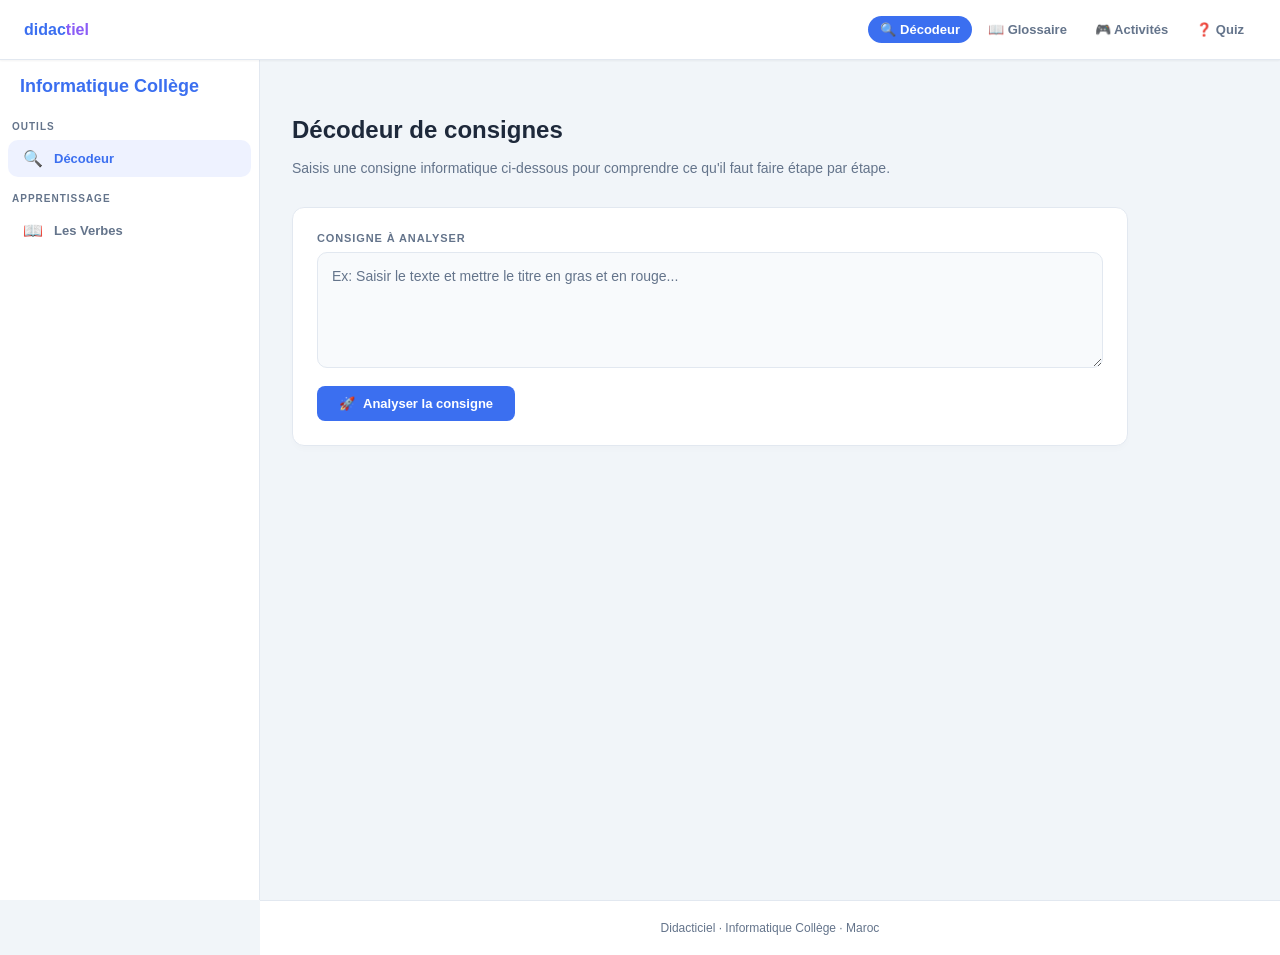
<file: index.html>
<!DOCTYPE html>
<html lang="fr">
<head>
  <meta charset="UTF-8">
  <meta name="viewport" content="width=device-width, initial-scale=1.0">
  <title>Décodeur de consignes</title>
  <style>
    /* ── Variables & Reset ── */
    :root {
      --sidebar-w: 260px;
      --topbar-h: 60px;
      --surface: #ffffff;
      --surface2: #f8fafc;
      --border: #e2e8f0;
      --text: #1e293b;
      --muted: #64748b;
      --accent: #3b6ff0;
      --accent-light: #eef2ff;
      --accent-dark: #1d4ed8;
      --radius: 12px;
      --font: -apple-system, BlinkMacSystemFont, "Segoe UI", Roboto, Helvetica, Arial, sans-serif;
      --accent2: #8b5cf6;
      --font-ar: 'Segoe UI', Tahoma, Geneva, Verdana, sans-serif;
    }

    * { box-sizing: border-box; }
    
    body {
      margin: 0;
      font-family: var(--font);
      background-color: #f1f5f9;
      color: var(--text);
      overflow-x: hidden; 
    }

    /* ── TOP NAVBAR ─────────────────────────────── */
    .topbar {
      position: fixed;
      top: 0; left: 0; right: 0;
      height: var(--topbar-h);
      background: var(--surface);
      border-bottom: 1px solid var(--border);
      display: flex;
      align-items: center;
      padding: 0 24px;
      z-index: 110;
      box-shadow: 0 1px 2px 0 rgba(0, 0, 0, 0.05);
    }

    /* ── nav.js injected <nav> styles ── */
    nav:not(.sidebar) {
      display: flex;
      align-items: center;
      gap: 20px;
      width: 100%;
      height: 100%;
    }
    nav:not(.sidebar) .nav-brand {
      font-size: 16px;
      font-weight: 700;
      color: var(--accent);
      text-decoration: none;
    }
    nav:not(.sidebar) .nav-brand span {
      color: var(--accent2);
    }
    nav:not(.sidebar) .nav-links {
      display: flex;
      gap: 4px;
      margin-left: auto;
    }
    nav:not(.sidebar) .nav-links a {
      text-decoration: none;
      font-size: 13px;
      font-weight: 600;
      color: var(--muted);
      padding: 6px 12px;
      border-radius: 8px;
      transition: color .15s, background .15s;
    }
    nav:not(.sidebar) .nav-links a:hover {
      color: var(--accent);
      background: var(--accent-light);
    }
    nav:not(.sidebar) .nav-links a.active {
      color: #fff;
      background: var(--accent);
      border-radius: 20px;
    }

    /* ── SIDEBAR (LEFT) ─────────────────────────────── */
    .sidebar {
      width: var(--sidebar-w);
      background: var(--surface);
      border-right: 1px solid var(--border);
      display: flex;
      flex-direction: column;
      position: fixed;
      top: var(--topbar-h); 
      left: 0; 
      bottom: 0;
      z-index: 100;
      overflow-y: auto;
    }

    .sidebar-header {
      padding: 16px 20px 10px;
    }

    .nav-section {
      padding: 14px 12px 6px;
      font-size: 10px; font-weight: 700; color: var(--muted);
      text-transform: uppercase; letter-spacing: .1em;
    }
    .nav-item {
      display: flex; align-items: center; gap: 10px;
      padding: 9px 14px; margin: 2px 8px; border-radius: 10px;
      font-size: 13px; font-weight: 600; color: var(--muted);
      cursor: pointer; transition: background .15s, color .15s;
      border: none; background: none;
      width: calc(100% - 16px); text-align: left; font-family: var(--font);
    }
    .nav-item .ni-icon { font-size: 16px; width: 22px; text-align: center; flex-shrink: 0; }
    .nav-item:hover { background: var(--accent-light); color: var(--accent); }
    .nav-item.active { background: var(--accent-light); color: var(--accent); }
    .nav-item.active .ni-label { font-weight: 700; }

    /* verbe sub-items */
    .nav-verbes { overflow: hidden; transition: max-height .4s ease; max-height: 0; }
    .nav-verbes.open { max-height: 800px; }
    .nav-verbe-item {
      display: flex; align-items: center; gap: 8px;
      padding: 7px 14px 7px 46px; margin: 1px 8px; border-radius: 8px;
      font-size: 12px; color: var(--muted); cursor: pointer;
      transition: background .15s, color .15s;
      border: none; background: none;
      width: calc(100% - 16px); text-align: left; font-family: var(--font);
    }
    .nav-verbe-item:hover { background: var(--accent-light); color: var(--accent); }
    .nav-verbe-item.active { background: var(--accent-light); color: var(--accent); font-weight: 600; }

    /* hamburger */
    .hamburger {
      display: none; position: fixed; top: 14px; left: 14px; z-index: 200;
      background: var(--surface); border: 1px solid var(--border);
      border-radius: 8px; padding: 8px; cursor: pointer; flex-direction: column; gap: 4px;
    }
    .hamburger span { width: 18px; height: 2px; background: var(--text); border-radius: 2px; display: block; }

    @media(max-width: 768px){
      .topbar { padding-left: 70px; }
      .sidebar { transform: translateX(-100%); transition: transform .25s; top: var(--topbar-h); }
      .sidebar.open { transform: translateX(0); }
      .main-wrap { margin-left: 0 !important; padding: 20px 16px !important; max-width: 100% !important; margin-top: var(--topbar-h) !important; }
      .hamburger { display: flex; }
      nav:not(.sidebar) .nav-links { display: none; }
    }

    /* ── Page layout ── */
    main.main-wrap {
      margin-left: var(--sidebar-w);
      margin-top: var(--topbar-h);
      flex: 1;
      max-width: 900px;
      padding: 40px 32px;
      min-height: calc(100vh - var(--topbar-h));
      position: relative;
    }

    /* ── Footer (injected by nav.js) ── */
    footer {
      margin-left: var(--sidebar-w);
      padding: 20px 32px;
      text-align: center;
      font-size: 12px;
      color: var(--muted);
      border-top: 1px solid var(--border);
      background: var(--surface);
    }
    @media(max-width: 768px){
      footer { margin-left: 0; }
    }

    /* ── Views ── */
    .view { display: none; }
    .view.active { display: block; animation: fadeUp .3s ease both; }
    @keyframes fadeUp { from { opacity:0; transform:translateY(10px); } to { opacity:1; transform:translateY(0); } }

    /* ── Page header ── */
    .page-header { margin-bottom: 28px; }
    .page-header h1 { font-size: 24px; font-weight: 700; margin-bottom: 6px; }

    h1 { font-size: 22px; font-weight: 700; margin-bottom: 6px; font-family: var(--font); }
    .subtitle { font-size: 14px; color: var(--muted); margin-bottom: 26px; font-family: var(--font); line-height: 1.5; }

    /* ── Shared card ── */
    .card {
      background: var(--surface);
      border: 1.5px solid var(--border);
      border-radius: var(--radius);
      padding: 24px;
      margin-bottom: 18px;
      box-shadow: 0 4px 6px -1px rgba(0,0,0,0.02);
    }

    label.lbl {
      display: block; font-size: 11px; font-weight: 700; color: var(--muted);
      text-transform: uppercase; letter-spacing: .08em; margin-bottom: 8px;
    }

    textarea {
      width: 100%; padding: 12px 14px; font-size: 14px;
      font-family: var(--font); border: 1.5px solid var(--border);
      border-radius: 10px; resize: vertical; background: var(--surface2);
      color: var(--text); outline: none; line-height: 1.6;
      transition: border-color .18s, box-shadow .18s;
    }
    textarea:focus {
      border-color: var(--accent);
      box-shadow: 0 0 0 3px rgba(59,111,240,.1);
      background: var(--surface);
    }
    textarea::placeholder { color: var(--muted); }

    .btn-row { display: flex; align-items: center; gap: 14px; margin-top: 14px; }

    button.primary {
      padding: 10px 22px; background: var(--accent); color: #fff;
      border: none; border-radius: 8px; font-size: 13px; font-weight: 700;
      cursor: pointer; display: flex; align-items: center; gap: 8px;
      font-family: var(--font);
      transition: background .18s, transform .12s;
    }
    button.primary:hover:not(:disabled) { background: var(--accent-dark); transform: translateY(-1px); }
    button.primary:disabled { background: var(--border); color: var(--muted); cursor: not-allowed; }

    .loading { display: none; align-items: center; gap: 8px; font-size: 13px; color: var(--muted); font-style: italic; }
    .spinner { width: 15px; height: 15px; border: 2px solid var(--border); border-top-color: var(--accent); border-radius: 50%; animation: spin .7s linear infinite; }
    @keyframes spin { to { transform: rotate(360deg); } }

    /* ── Result sections ── */
    .section {
      animation: fadeUp .3s ease both;
      background: var(--surface);
      border: 1.5px solid var(--border);
      border-radius: var(--radius);
      padding: 20px 24px;
      margin-bottom: 14px;
    }
    .section-header { display: flex; align-items: center; gap: 10px; margin-bottom: 14px; }
    .section-icon {
      width: 30px; height: 30px; border-radius: 8px;
      display: flex; align-items: center; justify-content: center;
      font-size: 15px; flex-shrink: 0;
    }
    .section h2 { font-size: 12px; font-weight: 700; text-transform: uppercase; letter-spacing: .08em; color: var(--muted); }

    .verbes-grid { display: flex; flex-wrap: wrap; gap: 10px; }
    .verbe-chip {
      background: var(--surface2); border: 1.5px solid var(--border);
      border-radius: 10px; padding: 10px 14px; font-size: 13px;
    }
    .verbe-chip strong { color: var(--accent); font-weight: 700; }
    .verbe-chip .action { font-size: 12px; color: var(--text); margin-top: 4px; font-style: italic; }
    .verbe-chip .ar { direction: rtl; font-family: var(--font-ar); font-size: 14px; color: var(--muted); margin-top: 4px; line-height: 1.9; }

    .checklist { list-style: none; display: flex; flex-direction: column; gap: 10px; padding: 0; }
    .checklist li { display: flex; align-items: flex-start; gap: 10px; }
    .checklist input[type="checkbox"] { margin-top: 5px; width: 15px; height: 15px; accent-color: var(--accent); cursor: pointer; flex-shrink: 0; }
    .checklist label { display: flex; flex-direction: column; gap: 3px; flex: 1; }
    .step-fr { font-size: 14px; color: var(--text); line-height: 1.6; }
    .step-ar { direction: rtl; text-align: right; font-family: var(--font-ar); font-size: 13px; color: var(--muted); line-height: 1.9; background: var(--surface2); border-radius: 6px; padding: 2px 8px; border-right: 3px solid var(--accent); }
    .objectif-ar { direction: rtl; text-align: right; font-family: var(--font-ar); font-size: 15px; color: var(--muted); line-height: 1.9; margin-top: 6px; padding-top: 8px; border-top: 1px solid var(--border); }

    .hors-sujet-card {
      display: flex; align-items: flex-start; gap: 16px;
      background: #fff7ed; border: 1.5px solid #fed7aa;
      border-radius: var(--radius); padding: 24px;
    }
    .hors-sujet-icon { font-size: 32px; flex-shrink: 0; }
    .hors-sujet-content { display: flex; flex-direction: column; gap: 10px; }
    .hors-sujet-fr { font-size: 14px; color: #92400e; font-weight: 600; margin: 0; line-height: 1.6; }
    .hors-sujet-ar { direction: rtl; text-align: right; font-family: var(--font-ar); font-size: 16px; color: #92400e; margin: 0; line-height: 2; background: #fef3c7; border-radius: 8px; padding: 8px 12px; }

    .arabic-block {
      direction: rtl; text-align: right;
      font-size: 18px; color: var(--text); line-height: 2.1;
      background: linear-gradient(135deg, #f8f3ff 0%, #f0e8fe 100%);
      border: 1px solid #ddd6fe; border-radius: 10px; padding: 14px 16px;
    }
    .tip-block {
      background: #fff9db; border: 1px solid #fab005; border-radius: 10px; padding: 14px 16px; font-size: 14px; color: #856404;
    }
    .error-msg { background: #fff0f0; border: 1px solid #ffc0c0; border-radius: 10px; padding: 14px 18px; color: #c0392b; font-size: 14px; }

    /* ── Sidebar Nav ── */
    .sidebar-nav { flex: 1; }

  </style>
</head>
<body>

  <div class="hamburger" onclick="document.querySelector('.sidebar').classList.toggle('open')">
    <span></span><span></span><span></span>
  </div>

  <div class="topbar">
    <!-- nav.js will inject links here -->
  </div>

  <aside class="sidebar">
    <div class="sidebar-header">
      <div style="font-size: 18px; font-weight: 800; color: var(--accent)">Informatique <span>Collège</span></div>
    </div>
    
    <div class="sidebar-nav">
      <div class="nav-section">Outils</div>
      <button class="nav-item active" id="nav-decoder" onclick="showView('decoder')">
        <span class="ni-icon">🔍</span><span class="ni-label">Décodeur</span>
      </button>

      <div class="nav-section">Apprentissage</div>
      <button class="nav-item" id="nav-learn" onclick="toggleLearnMenu()">
        <span class="ni-icon">📖</span><span class="ni-label">Les Verbes</span>
      </button>
      <div class="nav-verbes" id="nav-verbes">
        <!-- Injected via JS -->
      </div>
    </div>
  </aside>

  <main class="main-wrap">
    
    <!-- VIEW: DECODER -->
    <div id="view-decoder" class="view active">
      <div class="page-header">
        <h1>Décodeur de consignes</h1>
        <p class="subtitle">Saisis une consigne informatique ci-dessous pour comprendre ce qu'il faut faire étape par étape.</p>
      </div>

      <div class="card">
        <label class="lbl">Consigne à analyser</label>
        <textarea id="consigne" rows="4" placeholder="Ex: Saisir le texte et mettre le titre en gras et en rouge..."></textarea>
        
        <div id="traduction-inline" style="display:none; margin-top: 12px;">
          <label class="lbl" style="margin-bottom: 6px;">Traduction de la consigne</label>
          <p id="traduction-inline-text" class="arabic-block" style="margin: 0;"></p>
        </div>

        <div class="btn-row">
          <button id="btn" class="primary" onclick="decoder()">
            <span>🚀</span> Analyser la consigne
          </button>
          <div id="loading" class="loading">
            <div class="spinner"></div> Analyse en cours...
          </div>
        </div>
      </div>

      <div id="result"></div>
    </div>

    <!-- VIEW: LEARN LIST -->
    <div id="view-learn-list" class="view">
      <h1>Dictionnaire des verbes</h1>
      <p class="subtitle">Apprends la signification des verbes d'action utilisés en informatique.</p>
      <div id="verbe-list-grid" class="verbe-list-grid" style="display: grid; grid-template-columns: repeat(auto-fill, minmax(200px, 1fr)); gap: 16px;">
        <!-- Injected via JS -->
      </div>
    </div>

    <!-- VIEW: VERBE DETAIL -->
    <div id="view-verbe-detail" class="view">
      <div id="vd-breadcrumb" style="font-size: 12px; color: var(--muted); margin-bottom: 12px;"></div>
      <div id="vd-hero" class="card" style="color: #fff; padding: 32px; position: relative; overflow: hidden;">
        <!-- Injected via JS -->
      </div>
      
      <div class="section">
        <div class="section-header"><h2>Exemple</h2></div>
        <p id="vd-exemple" style="font-style: italic; color: var(--muted);"></p>
      </div>

      <div class="section">
        <div class="section-header"><h2>Petit Test</h2></div>
        <p id="vd-ex-question" style="font-weight: 600; margin-bottom: 16px;"></p>
        <div id="vd-ex-body"></div>
        <div id="vd-feedback" style="display: none;"></div>
        <div class="btn-row">
          <button id="vd-check-btn" class="primary" onclick="checkExercise()">Vérifier</button>
          <button id="vd-retry-btn" class="primary" style="display: none; background: var(--muted);" onclick="retryExercise()">Réessayer</button>
        </div>
      </div>
    </div>

  </main>
  <script src="verbes-data.js"></script>
  <script>
/* ── Données des verbes ──────────────────────────────── */
// window.VERBES_DATA = [
//   {
//     id: 'saisir', verbe: 'Saisir', emoji: '⌨️', couleur: '#3b82f6',
//     definition: 'Écrire du texte ou des nombres à l\'aide du clavier.',
//     traduction: 'كتابة / إدخال',
//     exemple: 'Saisis ton nom et ton prénom dans le formulaire.',
//     exercice: {
//       type: 'qcm', question: 'Quel outil utilises-tu pour "Saisir" ?',
//       choix: [
//         { texte: 'La souris', correct: false },
//         { texte: 'Le clavier', correct: true },
//         { texte: 'L\'imprimante', correct: false }
//       ],
//       explication: 'Saisir signifie entrer des données via le clavier.'
//     }
//   },
//   {
//     id: 'classer', verbe: 'Classer', emoji: '📁', couleur: '#10b981',
//     definition: 'Ranger des fichiers ou des dossiers dans un ordre précis.',
//     traduction: 'تصنيف',
//     exemple: 'Classe ces fichiers par ordre alphabétique.',
//     exercice: {
//       type: 'qcm', question: 'Classer des fichiers permet de :',
//       choix: [
//         { texte: 'Mettre en ordre selon des critères', correct: true },
//         { texte: 'Supprimer les documents inutiles', correct: false },
//         { texte: 'Lire un document', correct: false }
//       ],
//       explication: 'Classer signifie organiser, ranger selon un ordre logique.'
//     }
//   },
//   {
//     id: 'creer', verbe: 'Créer', emoji: '✨', couleur: '#f59e0b',
//     definition: 'Donner naissance à quelque chose de nouveau qui n\'existait pas.',
//     traduction: 'إنشاء',
//     exemple: 'Crée un nouveau dossier nommé "Images".',
//     exercice: {
//       type: 'qcm', question: 'Si on te demande de "Créer" un fichier, tu dois :',
//       choix: [
//         { texte: 'Ouvrir un fichier existant', correct: false },
//         { texte: 'Fabriquer un nouveau fichier', correct: true },
//         { texte: 'Déplacer le fichier', correct: false }
//       ],
//       explication: 'Créer implique l\'apparition d\'un nouvel élément.'
//     }
//   }
// ];

/* ── Navigation ──────────────────────────────────────── */
function showView(id) {
  document.querySelectorAll('.view').forEach(v => v.classList.remove('active'));
  document.getElementById('view-' + id).classList.add('active');
  
  document.querySelectorAll('.nav-item').forEach(n => n.classList.remove('active'));
  if (id === 'decoder') document.getElementById('nav-decoder').classList.add('active');
  if (id.startsWith('learn') || id.startsWith('verbe')) document.getElementById('nav-learn').classList.add('active');
  
  document.querySelector('.sidebar').classList.remove('open');
}

function toggleLearnMenu() {
  const sub = document.getElementById('nav-verbes');
  sub.classList.toggle('open');
  if (!document.getElementById('view-learn-list').classList.contains('active') && !document.getElementById('view-verbe-detail').classList.contains('active')) {
    showView('learn-list');
  }
}

/* ── Build Sidebar & Grid ─────────────────────────────── */
function buildVerbeNav() {
  const container = document.getElementById('nav-verbes');
  const grid = document.getElementById('verbe-list-grid');
  if (!container || !grid) return;
  container.innerHTML = '';
  grid.innerHTML = '';

  window.VERBES_DATA.forEach(v => {
    // Sidebar Item
    const btn = document.createElement('button');
    btn.className = 'nav-verbe-item';
    btn.id = 'nav-verbe-' + v.id;
    btn.innerHTML = `<span>${v.emoji}</span><span>${v.verbe}</span>`;
    btn.onclick = () => openVerbe(v.id);
    container.appendChild(btn);

    // Main Grid Item
    const card = document.createElement('div');
    card.className = 'card';
    card.style.cursor = 'pointer';
    card.innerHTML = `
      <div style="font-size: 24px; margin-bottom: 8px;">${v.emoji}</div>
      <div style="font-weight: 700; color: var(--accent);">${v.verbe}</div>
      <div style="font-size: 12px; color: var(--muted); margin: 4px 0;">${v.definition}</div>
      <div style="direction: rtl; font-family: var(--font-ar); color: var(--muted);">${v.traduction}</div>`;
    card.onclick = () => openVerbe(v.id);
    grid.appendChild(card);
  });
}

/* ── Open Verbe Detail ─────────────────────────────────── */
let currentVerbe = null;

function openVerbe(id) {
  currentVerbe = window.VERBES_DATA.find(v => v.id === id);
  if (!currentVerbe) return;
  const v = currentVerbe;

  document.getElementById('vd-breadcrumb').textContent = `Verbes › ${v.verbe}`;

  const hero = document.getElementById('vd-hero');
  hero.style.background = `linear-gradient(135deg, ${v.couleur}dd, ${v.couleur}99)`;
  hero.innerHTML = `
    <div style="font-size: 12px; opacity: 0.8; margin-bottom: 8px;">Découverte</div>
    <div style="font-size: 28px; font-weight: 800;">${v.emoji} ${v.verbe}</div>
    <div style="font-size: 16px; margin-top: 8px;">${v.definition}</div>
    <div style="direction: rtl; font-family: var(--font-ar); font-size: 20px; margin-top: 12px;">${v.traduction}</div>`;

  document.getElementById('vd-exemple').textContent = v.exemple;
  document.getElementById('vd-ex-question').textContent = v.exercice.question;
  
  renderExercise(v.exercice);
  resetFeedback();
  
  document.querySelectorAll('.nav-verbe-item').forEach(b => b.classList.remove('active'));
  const nb = document.getElementById('nav-verbe-' + id);
  if (nb) nb.classList.add('active');
  
  document.getElementById('nav-verbes').classList.add('open');
  showView('verbe-detail');
}

/* ── Exercise Renderer ───────────────────────────────── */
function renderExercise(ex) {
  const body = document.getElementById('vd-ex-body');
  body.innerHTML = '';
  document.getElementById('vd-check-btn').disabled = false;
  document.getElementById('vd-check-btn').style.display = '';
  document.getElementById('vd-retry-btn').style.display = 'none';

  if (ex.type === 'qcm') {
    const wrap = document.createElement('div');
    wrap.style.cssText = 'display:flex;flex-direction:column;gap:8px;';
    ex.choix.forEach((c, i) => {
      const opt = document.createElement('div');
      opt.style.cssText = 'padding:12px;border:1.5px solid var(--border);border-radius:8px;cursor:pointer;display:flex;align-items:center;gap:10px;';
      opt.dataset.index = i;
      if (ex.multiple) {
        opt.innerHTML = `<span style="width:18px;height:18px;border:2px solid var(--border);border-radius:4px;display:inline-block;flex-shrink:0;" class="chk-box"></span><span>${c.texte}</span>`;
        opt.onclick = () => {
          opt.classList.toggle('selected');
          const box = opt.querySelector('.chk-box');
          if (opt.classList.contains('selected')) {
            opt.style.background = 'var(--accent-light)';
            opt.style.borderColor = 'var(--accent)';
            box.style.background = 'var(--accent)';
            box.style.borderColor = 'var(--accent)';
            box.innerHTML = '<svg width="12" height="12" viewBox="0 0 12 12"><polyline points="2,6 5,9 10,3" stroke="white" stroke-width="2" fill="none" stroke-linecap="round"/></svg>';
          } else {
            opt.style.background = '';
            opt.style.borderColor = 'var(--border)';
            box.style.background = '';
            box.style.borderColor = 'var(--border)';
            box.innerHTML = '';
          }
        };
      } else {
        opt.innerHTML = `<span style="width:18px;height:18px;border:2px solid var(--border);border-radius:50%;display:inline-block;flex-shrink:0;" class="chk-box"></span><span>${c.texte}</span>`;
        opt.onclick = () => {
          wrap.querySelectorAll('div').forEach(o => {
            o.style.background = '';
            o.style.borderColor = 'var(--border)';
            o.classList.remove('selected');
            const b = o.querySelector('.chk-box');
            if (b) { b.style.background = ''; b.style.borderColor = 'var(--border)'; b.innerHTML = ''; }
          });
          opt.style.background = 'var(--accent-light)';
          opt.style.borderColor = 'var(--accent)';
          opt.classList.add('selected');
          const box = opt.querySelector('.chk-box');
          box.style.background = 'var(--accent)';
          box.style.borderColor = 'var(--accent)';
          box.innerHTML = '<svg width="10" height="10" viewBox="0 0 10 10"><circle cx="5" cy="5" r="3" fill="white"/></svg>';
        };
      }
      wrap.appendChild(opt);
    });
    body.appendChild(wrap);

  } else if (ex.type === 'cloze') {
    // Show the phrase with a dropdown in place of ____
    const phraseEl = document.createElement('p');
    phraseEl.style.cssText = 'font-size:15px;line-height:2;margin-bottom:14px;';
    // Split on ____ to find the blank position
    const parts = ex.phrase.split('____');
    const select = document.createElement('select');
    select.id = 'cloze-select';
    select.style.cssText = 'font-size:14px;padding:4px 8px;border:1.5px solid var(--accent);border-radius:6px;background:var(--accent-light);color:var(--accent);font-weight:700;cursor:pointer;margin:0 4px;font-family:var(--font);';
    const blank = document.createElement('option');
    blank.value = '';
    blank.textContent = '— choisir —';
    select.appendChild(blank);
    ex.choix.forEach(ch => {
      const o = document.createElement('option');
      o.value = ch;
      o.textContent = ch;
      select.appendChild(o);
    });
    phraseEl.append(parts[0] || '');
    phraseEl.append(select);
    phraseEl.append(parts[1] || '');
    body.appendChild(phraseEl);

  } else if (ex.type === 'relier') {
    // Matching exercise — click left then click right to form a pair
    body.innerHTML = `
      <p style="font-size:12px;color:var(--muted);margin-bottom:12px;">Clique sur un élément à gauche, puis sur sa correspondance à droite.</p>
      <div id="relier-wrap" style="display:grid;grid-template-columns:1fr 1fr;gap:10px;"></div>
      <div id="relier-pairs" style="margin-top:12px;display:flex;flex-direction:column;gap:6px;"></div>`;
    const wrap = document.getElementById('relier-wrap');

    const leftSel = { el: null, idx: null };
    const userPairs = []; // [{l, r}]

    function renderItems() {
      wrap.innerHTML = '';
      // Left column
      const leftCol = document.createElement('div');
      leftCol.style.cssText = 'display:flex;flex-direction:column;gap:8px;';
      ex.gauche.forEach((txt, i) => {
        const alreadyPaired = userPairs.some(p => p.l === i);
        const btn = document.createElement('button');
        btn.dataset.side = 'left';
        btn.dataset.idx = i;
        btn.textContent = txt;
        btn.style.cssText = `padding:10px 12px;border:1.5px solid ${alreadyPaired ? '#a3e635' : 'var(--border)'};border-radius:8px;background:${alreadyPaired ? '#f7fee7' : 'var(--surface2)'};cursor:${alreadyPaired ? 'default' : 'pointer'};font-size:13px;text-align:left;font-family:var(--font);color:var(--text);`;
        if (!alreadyPaired) {
          btn.onclick = () => {
            wrap.querySelectorAll('[data-side=left]').forEach(b => { b.style.borderColor = 'var(--border)'; b.style.background = 'var(--surface2)'; });
            btn.style.borderColor = 'var(--accent)';
            btn.style.background = 'var(--accent-light)';
            leftSel.el = btn;
            leftSel.idx = i;
          };
        }
        leftCol.appendChild(btn);
      });

      // Right column
      const rightCol = document.createElement('div');
      rightCol.style.cssText = 'display:flex;flex-direction:column;gap:8px;';
      ex.droite.forEach((txt, j) => {
        const alreadyPaired = userPairs.some(p => p.r === j);
        const btn = document.createElement('button');
        btn.dataset.side = 'right';
        btn.dataset.idx = j;
        btn.textContent = txt;
        btn.style.cssText = `padding:10px 12px;border:1.5px solid ${alreadyPaired ? '#a3e635' : 'var(--border)'};border-radius:8px;background:${alreadyPaired ? '#f7fee7' : 'var(--surface2)'};cursor:${alreadyPaired ? 'default' : 'pointer'};font-size:13px;text-align:left;font-family:var(--font);color:var(--text);`;
        if (!alreadyPaired) {
          btn.onclick = () => {
            if (leftSel.idx === null) return;
            userPairs.push({ l: leftSel.idx, r: j });
            leftSel.el = null;
            leftSel.idx = null;
            renderItems();
            renderPairsLog();
          };
        }
        rightCol.appendChild(btn);
      });

      wrap.appendChild(leftCol);
      wrap.appendChild(rightCol);
    }

    function renderPairsLog() {
      const log = document.getElementById('relier-pairs');
      log.innerHTML = userPairs.map(p =>
        `<div style="display:flex;align-items:center;gap:8px;font-size:13px;background:var(--surface2);border-radius:6px;padding:6px 10px;">
          <span style="color:var(--accent);font-weight:600;">${ex.gauche[p.l]}</span>
          <span style="color:var(--muted);">↔</span>
          <span style="color:var(--accent);font-weight:600;">${ex.droite[p.r]}</span>
          <button onclick="removePair(${p.l})" style="margin-left:auto;border:none;background:none;cursor:pointer;color:var(--muted);font-size:16px;">✕</button>
        </div>`
      ).join('');
    }

    window.removePair = (lIdx) => {
      const i = userPairs.findIndex(p => p.l === lIdx);
      if (i !== -1) userPairs.splice(i, 1);
      renderItems();
      renderPairsLog();
    };

    // Store reference for checkExercise
    body._getUserPairs = () => userPairs;
    body._correctPairs = ex.paires; // [[l,r],...]
    renderItems();

  } else if (ex.type === 'trier') {
    // Drag-or-click items into categories
    body.innerHTML = `
      <p style="font-size:12px;color:var(--muted);margin-bottom:12px;">Clique sur un élément pour le placer dans la bonne catégorie.</p>
      <div id="trier-items" style="display:flex;flex-wrap:wrap;gap:8px;margin-bottom:14px;"></div>
      <div id="trier-cats" style="display:grid;grid-template-columns:repeat(${ex.categories.length},1fr);gap:12px;"></div>`;

    const itemsWrap = document.getElementById('trier-items');
    const catsWrap = document.getElementById('trier-cats');

    const placements = {}; // itemIndex -> catIndex

    function rebuildTrier() {
      itemsWrap.innerHTML = '';
      catsWrap.innerHTML = '';

      // Unplaced items
      ex.items.forEach((txt, i) => {
        if (placements[i] !== undefined) return;
        const chip = document.createElement('div');
        chip.textContent = txt;
        chip.style.cssText = 'padding:8px 14px;border:1.5px solid var(--accent);border-radius:20px;background:var(--accent-light);color:var(--accent);font-size:13px;font-weight:600;cursor:pointer;';
        chip.onclick = () => showCatPicker(i, chip);
        itemsWrap.appendChild(chip);
      });

      // Category bins
      ex.categories.forEach((catName, ci) => {
        const bin = document.createElement('div');
        bin.style.cssText = 'border:1.5px dashed var(--border);border-radius:10px;padding:12px;min-height:70px;';
        const title = document.createElement('div');
        title.style.cssText = 'font-size:11px;font-weight:700;text-transform:uppercase;color:var(--muted);margin-bottom:8px;';
        title.textContent = catName;
        bin.appendChild(title);
        // Items in this category
        Object.entries(placements).forEach(([iStr, c]) => {
          if (c !== ci) return;
          const idx = +iStr;
          const tag = document.createElement('div');
          tag.style.cssText = 'display:inline-flex;align-items:center;gap:6px;padding:5px 10px;border-radius:16px;background:#d1fae5;color:#065f46;font-size:12px;font-weight:600;margin:3px;cursor:pointer;';
          tag.innerHTML = `${ex.items[idx]} <span style="opacity:.6;">✕</span>`;
          tag.onclick = () => { delete placements[idx]; rebuildTrier(); };
          bin.appendChild(tag);
        });
        catsWrap.appendChild(bin);
      });
    }

    function showCatPicker(itemIdx, anchor) {
      // Remove any existing picker
      document.querySelectorAll('.cat-picker').forEach(p => p.remove());
      const picker = document.createElement('div');
      picker.className = 'cat-picker';
      picker.style.cssText = 'position:absolute;background:var(--surface);border:1.5px solid var(--border);border-radius:10px;box-shadow:0 4px 16px rgba(0,0,0,.12);z-index:999;padding:8px;display:flex;flex-direction:column;gap:6px;';
      ex.categories.forEach((cat, ci) => {
        const btn = document.createElement('button');
        btn.textContent = cat;
        btn.style.cssText = 'padding:8px 16px;border:1.5px solid var(--border);border-radius:8px;background:var(--surface2);cursor:pointer;font-size:13px;text-align:left;font-family:var(--font);white-space:nowrap;';
        btn.onmouseenter = () => { btn.style.background = 'var(--accent-light)'; btn.style.borderColor = 'var(--accent)'; };
        btn.onmouseleave = () => { btn.style.background = 'var(--surface2)'; btn.style.borderColor = 'var(--border)'; };
        btn.onclick = () => { placements[itemIdx] = ci; picker.remove(); rebuildTrier(); };
        picker.appendChild(btn);
      });
      anchor.style.position = 'relative';
      anchor.appendChild(picker);
    }

    body._getPlacements = () => placements;
    body._trierData = ex;
    rebuildTrier();
  }
}

function checkExercise() {
  const v = currentVerbe;
  const ex = v.exercice;
  const body = document.getElementById('vd-ex-body');
  let correct = false;
  let explication = ex.explication || '';

  if (ex.type === 'qcm') {
    if (ex.multiple) {
      const selected = [...document.querySelectorAll('#vd-ex-body .selected')];
      if (selected.length === 0) return alert("Coche au moins une réponse !");
      const selectedIdx = selected.map(s => +s.dataset.index);
      const correctIdx = ex.choix.map((c, i) => c.correct ? i : -1).filter(i => i !== -1);
      correct = selectedIdx.length === correctIdx.length && correctIdx.every(i => selectedIdx.includes(i));
      if (!explication) explication = correct ? 'Toutes les bonnes cases ont été cochées !' : `Les bonnes réponses étaient : ${correctIdx.map(i => ex.choix[i].texte).join(', ')}.`;
    } else {
      const selected = document.querySelector('#vd-ex-body .selected');
      if (!selected) return alert("Choisis une réponse !");
      const idx = +selected.dataset.index;
      correct = ex.choix[idx].correct;
      if (!explication) {
        const correctChoice = ex.choix.find(c => c.correct);
        explication = correct ? 'Bonne réponse !' : `La bonne réponse était : « ${correctChoice ? correctChoice.texte : ''} ».`;
      }
    }

  } else if (ex.type === 'cloze') {
    const sel = document.getElementById('cloze-select');
    if (!sel || sel.value === '') return alert("Choisis une réponse dans la liste !");
    correct = ex.trous[0].toLowerCase().trim() === sel.value.toLowerCase().trim();
    if (!explication) explication = correct ? 'Bonne réponse !' : `La bonne réponse était : « ${ex.trous[0]} ».`;

  } else if (ex.type === 'relier') {
    const userPairs = body._getUserPairs ? body._getUserPairs() : [];
    const correctPairs = body._correctPairs || [];
    if (userPairs.length < correctPairs.length) return alert(`Relie encore ${correctPairs.length - userPairs.length} paire(s) avant de vérifier.`);
    correct = correctPairs.every(([cl, cr]) => userPairs.some(p => p.l === cl && p.r === cr));
    if (!explication) explication = correct ? 'Tous les liens sont corrects !' : 'Certains liens sont incorrects. Les bonnes paires : ' + correctPairs.map(([l, r]) => `${ex.gauche[l]} ↔ ${ex.droite[r]}`).join(', ') + '.';

  } else if (ex.type === 'trier') {
    const placements = body._getPlacements ? body._getPlacements() : {};
    const trierData = body._trierData || ex;
    if (Object.keys(placements).length < trierData.items.length) return alert(`Place encore ${trierData.items.length - Object.keys(placements).length} élément(s) avant de vérifier.`);
    correct = trierData.reponses.every((catIdx, i) => placements[i] === catIdx);
    if (!explication) explication = correct ? 'Tous les éléments sont bien classés !' : 'Certains éléments sont mal classés. Les bonnes catégories : ' + trierData.items.map((item, i) => `${item} → ${trierData.categories[trierData.reponses[i]]}`).join(', ') + '.';
  }

  showFeedback(correct, explication);
  document.getElementById('vd-check-btn').style.display = 'none';
  document.getElementById('vd-retry-btn').style.display = '';
}

function showFeedback(correct, explication) {
  const fb = document.getElementById('vd-feedback');
  fb.style.display = 'block';
  fb.style.padding = '12px';
  fb.style.borderRadius = '8px';
  fb.style.marginTop = '12px';
  fb.style.fontSize = '14px';
  
  if(correct) {
    fb.style.background = '#d1fae5';
    fb.style.color = '#065f46';
    fb.innerHTML = `<strong>✅ Bravo !</strong><br>${explication}`;
  } else {
    fb.style.background = '#fee2e2';
    fb.style.color = '#991b1b';
    fb.innerHTML = `<strong>❌ Pas tout à fait.</strong><br>${explication}`; 
  }
}

function resetFeedback() {
  const fb = document.getElementById('vd-feedback');
  fb.style.display = 'none';
  fb.textContent = '';
}

function retryExercise() {
  resetFeedback();
  renderExercise(currentVerbe.exercice);
}

/* ── Décodeur (Groq API) ───────────────────────────── */

/**
 * Single entry point for all environments.
 * - Production (Netlify): GROQ_API_KEY env var is set → dev_key is ignored by the function.
 * - Local dev (file://, localhost): no env var → function uses dev_key from the request body.
 *   The key is asked once per session and stored only in sessionStorage (never committed).
 */
async function callProxy(consigne) {
  const h = location.hostname;
  const local = location.protocol === "file:" || h === "localhost" || h === "127.0.0.1" || h === "";

  const body = { consigne };

  if (local) {
    let key = sessionStorage.getItem("groq_key") || "";
    if (!key) {
      key = prompt(
        "🔑 Mode local détecté.\n\nColle ta clé API Groq pour tester :\n(Stockée en sessionStorage uniquement — jamais dans le code)"
      );
      if (!key) return null;
      sessionStorage.setItem("groq_key", key.trim());
    }
    body.dev_key = key.trim();
  }

  const res = await fetch("/api/decode", {
    method: "POST",
    headers: { "Content-Type": "application/json" },
    body: JSON.stringify(body)
  });
  if (!res.ok) {
    const err = await res.json();
    throw new Error(err.error?.message || `Erreur HTTP ${res.status}`);
  }
  return res.json();
}

async function decoder() {
  const consigne = document.getElementById("consigne").value.trim();
  if (!consigne) { alert("Écris d'abord une consigne !"); return; }

  const btn = document.getElementById("btn");
  const loading = document.getElementById("loading");
  btn.disabled = true;
  loading.style.display = "flex";
  document.getElementById("result").innerHTML = "";
  document.getElementById("traduction-inline").style.display = "none";

  try {
    const data = await callProxy(consigne);
    if (!data) { btn.disabled = false; loading.style.display = "none"; return; } // user cancelled key prompt

    let parsed;
    try {
      const raw = data.choices[0].message.content.trim();
      parsed = JSON.parse(raw);
    } catch (e) {
      console.error("Parsing error:", e);
      throw new Error("Impossible de lire la réponse de l'IA");
    }

    afficherResultat(parsed);

  } catch (err) {
    document.getElementById("result").innerHTML = `<div class="error-msg">❌ Erreur : ${err.message}</div>`;
  }

  btn.disabled = false;
  loading.style.display = "none";
}

function afficherResultat(data) {
  // Handle off-topic consigne
  if (data.hors_sujet) {
    document.getElementById("result").innerHTML = `
      <div class="hors-sujet-card">
        <div class="hors-sujet-icon">🚫</div>
        <div class="hors-sujet-content">
          <p class="hors-sujet-fr">${data.message_fr}</p>
          <p class="hors-sujet-ar">${data.message_ar}</p>
        </div>
      </div>`;
    return;
  }

  // Handle ambiguous consigne (no software specified)
  if (data.ambigu) {
    document.getElementById("result").innerHTML = `
      <div class="hors-sujet-card" style="background:#eff6ff; border-color:#bfdbfe;">
        <div class="hors-sujet-icon">🤔</div>
        <div class="hors-sujet-content">
          <p class="hors-sujet-fr" style="color:#1e40af;">${data.message_fr}</p>
          <p class="hors-sujet-ar" style="background:#dbeafe; color:#1e3a8a;">${data.message_ar}</p>
        </div>
      </div>`;
    return;
  }

  const verbesList = data.verbes_cles || data.verbes || [];
  const stepsList = data.etapes_detaillees || data.checklist || [];
  const tradAr = data.traduction_consigne_ar || data.traduction_complete_ar || data.traduction || "";
  const tip = data.astuce_du_prof || "";
  const objectif = data.analyse?.objectif || "";

  const verbesHTML = verbesList.map(v => `
    <div class="verbe-chip">
      <strong>${v.verbe}</strong>
      <div class="action">${v.action_concrete || v.explication || ""}</div>
      <div class="ar">${v.traduction_ar}</div>
    </div>`).join("");

  // Steps can be bilingual objects {fr, ar} or plain strings (fallback)
  const stepsHTML = stepsList.map((e, i) => {
    const isBilingual = typeof e === "object" && e !== null && e.fr;
    const frText = isBilingual ? e.fr : (typeof e === "string" ? e : "");
    const arText = isBilingual ? e.ar : "";
    return `
      <li>
        <input type="checkbox" id="step${i}">
        <label for="step${i}">
          <span class="step-fr">${frText}</span>
          ${arText ? `<span class="step-ar">${arText}</span>` : ""}
        </label>
      </li>`;
  }).join("");

  const objectifAr = data.objectif_ar || "";

  let resultHTML = "";

  if (objectif) {
    resultHTML += `
    <div class="section" style="animation-delay:.02s">
      <div class="section-header"><div class="section-icon" style="background:#e0f2fe">🎯</div><h2>Objectif</h2></div>
      <p style="font-size: 14px; line-height: 1.6;">${objectif}</p>
      ${objectifAr ? `<p class="objectif-ar">${objectifAr}</p>` : ""}
    </div>`;
  }

  // Show translation inline under the consigne textarea
  const inlineBox = document.getElementById("traduction-inline");
  const inlineText = document.getElementById("traduction-inline-text");
  if (tradAr) {
    inlineText.textContent = tradAr;
    inlineBox.style.display = "block";
  } else {
    inlineBox.style.display = "none";
  }

  resultHTML += `
    <div class="section" style="animation-delay:.05s">
      <div class="section-header"><div class="section-icon" style="background:#fef3c7">🔑</div><h2>Verbes d'action</h2></div>
      <div class="verbes-grid">${verbesHTML}</div>
    </div>
    <div class="section" style="animation-delay:.12s">
      <div class="section-header"><div class="section-icon" style="background:#d1fae5">✅</div><h2>Étapes à suivre</h2></div>
      <ul class="checklist">${stepsHTML}</ul>
    </div>`;

  document.getElementById("result").innerHTML = resultHTML;
}

/* ── Init ─────────────────────────────────────────────── */
document.addEventListener('DOMContentLoaded', () => {
  buildVerbeNav();
});
</script>

<!-- ── nav.js integration ── -->
<script>window.NAV_ACTIVE = "index";</script>
<script src="nav.js"></script>

<script>
document.addEventListener('DOMContentLoaded', function() {
  const injectedNav = document.body.querySelector('nav:not(.sidebar)');
  const topbar = document.querySelector('.topbar');
  if (injectedNav && topbar) {
    topbar.appendChild(injectedNav);
  }
});
</script>

</body>
</html>
</file>
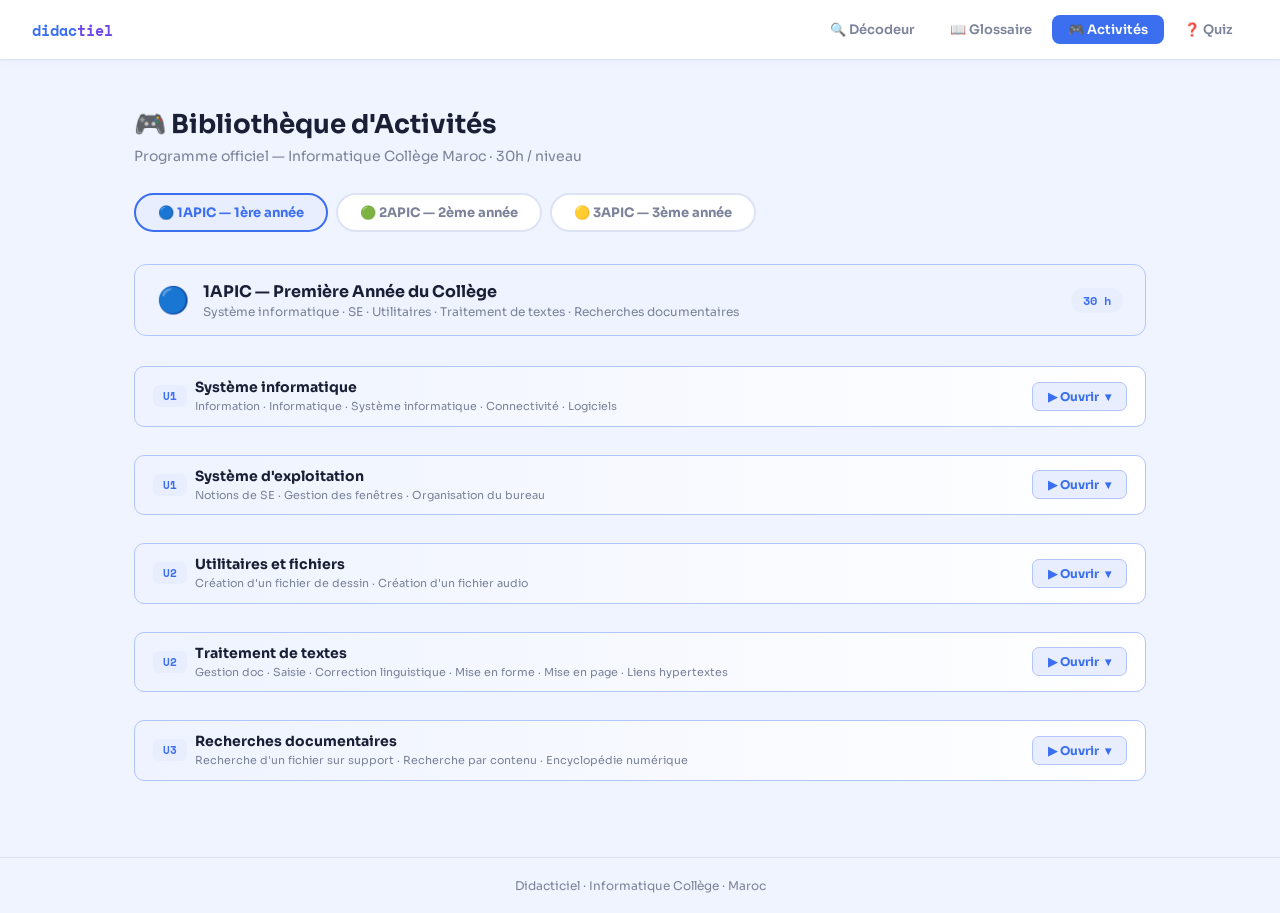
<file: activity.html>
<!DOCTYPE html>
<html lang="fr">
<head>
  <meta charset="UTF-8">
  <meta name="viewport" content="width=device-width, initial-scale=1.0">
  <title>Didacticiel — Activités</title>
  <link rel="stylesheet" href="shared.css">
  <style>
    :root {
      --c1: #3b6ff0; --c1-bg: #e8eefe; --c1-bdr: #b3c6fb;
      --c2: #059669; --c2-bg: #d1fae5; --c2-bdr: #6ee7b7;
      --c3: #d97706; --c3-bg: #fef3c7; --c3-bdr: #fcd34d;
    }

    main { flex: 1; max-width: 1060px; width: 100%; margin: 48px auto; padding: 0 24px; }

    /* ── Level tabs ── */
    .level-tabs { display: flex; gap: 8px; margin-bottom: 32px; flex-wrap: wrap; }
    .level-tab { padding: 9px 22px; border-radius: 99px; border: 2px solid var(--border); background: var(--surface); font-size: 13px; font-weight: 700; cursor: pointer; transition: all 0.18s; color: var(--muted); font-family: var(--font); }
    .level-tab[data-lv="1"].active { background: var(--c1-bg); border-color: var(--c1); color: var(--c1); }
    .level-tab[data-lv="2"].active { background: var(--c2-bg); border-color: var(--c2); color: var(--c2); }
    .level-tab[data-lv="3"].active { background: var(--c3-bg); border-color: var(--c3); color: var(--c3); }
    .level-tab:hover:not(.active) { border-color: var(--accent); color: var(--accent); background: var(--accent-light); }

    .level-section { display: none; }
    .level-section.active { display: block; animation: fadeUp 0.22s ease; }

    /* ── Level banner ── */
    .level-banner { border-radius: var(--radius); padding: 16px 22px; margin-bottom: 30px; display: flex; align-items: center; gap: 14px; }
    .level-banner[data-lv="1"] { background: #eef3ff; border: 1px solid var(--c1-bdr); }
    .level-banner[data-lv="2"] { background: #f0fdf8; border: 1px solid var(--c2-bdr); }
    .level-banner[data-lv="3"] { background: #fffbeb; border: 1px solid var(--c3-bdr); }
    .level-badge { font-size: 26px; }
    .level-banner h2 { font-size: 16px; font-weight: 700; }
    .level-banner p { font-size: 12px; color: var(--muted); margin-top: 2px; }
    .level-hours { margin-left: auto; font-family: var(--mono); font-size: 12px; font-weight: 700; padding: 4px 12px; border-radius: 99px; white-space: nowrap; }
    .level-banner[data-lv="1"] .level-hours { background: var(--c1-bg); color: var(--c1); }
    .level-banner[data-lv="2"] .level-hours { background: var(--c2-bg); color: var(--c2); }
    .level-banner[data-lv="3"] .level-hours { background: var(--c3-bg); color: var(--c3); }

    /* ── Unit block ── */
    .unit-block { margin-bottom: 28px; }

    .unit-header {
      display: flex; align-items: center;
      padding: 11px 18px;
      border-radius: 10px;
      border: 1px solid var(--border);
      flex-wrap: wrap; gap: 8px;
      transition: border-radius 0.22s, border-color 0.22s;
    }
    .unit-header[data-lv="1"] { background: linear-gradient(90deg,#eef3ff 0%,var(--surface) 100%); border-color: var(--c1-bdr); }
    .unit-header[data-lv="2"] { background: linear-gradient(90deg,#f0fdf8 0%,var(--surface) 100%); border-color: var(--c2-bdr); }
    .unit-header[data-lv="3"] { background: linear-gradient(90deg,#fffbeb 0%,var(--surface) 100%); border-color: var(--c3-bdr); }
    .unit-header.panel-open { border-radius: 10px 10px 0 0; border-bottom-color: transparent; }

    .unit-pill { font-family: var(--mono); font-size: 11px; font-weight: 700; padding: 3px 10px; border-radius: 6px; flex-shrink: 0; }
    .unit-header[data-lv="1"] .unit-pill { background: var(--c1-bg); color: var(--c1); }
    .unit-header[data-lv="2"] .unit-pill { background: var(--c2-bg); color: var(--c2); }
    .unit-header[data-lv="3"] .unit-pill { background: var(--c3-bg); color: var(--c3); }

    .unit-info { flex: 1; min-width: 160px; }
    .unit-name { font-size: 14px; font-weight: 700; color: var(--text); }
    .unit-resources { font-size: 11px; color: var(--muted); margin-top: 2px; line-height: 1.5; }

    .unit-comp { font-size: 10px; font-weight: 700; text-transform: uppercase; letter-spacing: 0.06em; padding: 2px 8px; border-radius: 99px; flex-shrink: 0; }
    .unit-header[data-lv="1"] .unit-comp { background: var(--c1-bg); color: var(--c1); }
    .unit-header[data-lv="2"] .unit-comp { background: var(--c2-bg); color: var(--c2); }
    .unit-header[data-lv="3"] .unit-comp { background: var(--c3-bg); color: var(--c3); }

    .unit-hours-badge { font-family: var(--mono); font-size: 11px; color: var(--muted); flex-shrink: 0; }

    /* ── Ouvrir button ── */
    .ouvrir-btn {
      display: inline-flex; align-items: center; gap: 6px;
      padding: 6px 15px;
      border-radius: 7px;
      font-size: 12px; font-weight: 700;
      cursor: pointer;
      border: 1.5px solid;
      transition: all 0.18s;
      white-space: nowrap;
      flex-shrink: 0;
      font-family: var(--font);
    }
    .unit-header[data-lv="1"] .ouvrir-btn { background: var(--c1-bg); color: var(--c1); border-color: var(--c1-bdr); }
    .unit-header[data-lv="2"] .ouvrir-btn { background: var(--c2-bg); color: var(--c2); border-color: var(--c2-bdr); }
    .unit-header[data-lv="3"] .ouvrir-btn { background: var(--c3-bg); color: var(--c3); border-color: var(--c3-bdr); }
    .unit-header[data-lv="1"] .ouvrir-btn:hover,
    .unit-header[data-lv="1"] .ouvrir-btn.active { background: var(--c1); color: #fff; border-color: var(--c1); }
    .unit-header[data-lv="2"] .ouvrir-btn:hover,
    .unit-header[data-lv="2"] .ouvrir-btn.active { background: var(--c2); color: #fff; border-color: var(--c2); }
    .unit-header[data-lv="3"] .ouvrir-btn:hover,
    .unit-header[data-lv="3"] .ouvrir-btn.active { background: var(--c3); color: #fff; border-color: var(--c3); }
    .btn-arrow { transition: transform 0.22s; display: inline-block; }
    .ouvrir-btn.active .btn-arrow { transform: rotate(180deg); }

    /* ── Inline collection panel ── */
    .collection-panel {
      display: none;
      flex-direction: column;
      border: 1px solid var(--border);
      border-top: none;
      border-radius: 0 0 10px 10px;
      overflow: hidden;
      background: var(--surface2);
    }
    .collection-panel.visible {
      display: flex;
      animation: slideDown 0.26s ease;
    }
    .unit-header[data-lv="1"] ~ .collection-panel { border-color: var(--c1-bdr); }
    .unit-header[data-lv="2"] ~ .collection-panel { border-color: var(--c2-bdr); }
    .unit-header[data-lv="3"] ~ .collection-panel { border-color: var(--c3-bdr); }

    @keyframes slideDown {
      from { opacity: 0; transform: translateY(-6px); }
      to   { opacity: 1; transform: translateY(0); }
    }

    .panel-toolbar {
      display: flex; align-items: center;
      padding: 8px 14px;
      background: var(--surface);
      border-bottom: 1px solid var(--border);
      gap: 10px;
    }
    .panel-title-txt { font-size: 12px; font-weight: 600; color: var(--muted); flex: 1; }
    .panel-fullscreen-btn {
      font-size: 11px; font-weight: 700; padding: 4px 12px; border-radius: 6px;
      background: var(--surface2); color: var(--muted); border: 1px solid var(--border);
      text-decoration: none; transition: all 0.15s;
      display: inline-flex; align-items: center; gap: 4px;
    }
    .panel-fullscreen-btn:hover { background: var(--accent-light); color: var(--accent); border-color: var(--accent); }

    .collection-frame-wrap {
      position: relative; width: 100%; height: 580px; background: #0f1729;
    }
    .collection-frame-wrap iframe {
      width: 100%; height: 100%; border: none; display: block;
    }

    .frame-loading {
      position: absolute; inset: 0;
      display: flex; flex-direction: column;
      align-items: center; justify-content: center;
      gap: 12px; color: #94a3b8; font-size: 13px;
      pointer-events: none; transition: opacity 0.4s;
    }
    .frame-loading.hidden { opacity: 0; }
    .spinner {
      width: 34px; height: 34px;
      border: 3px solid rgba(255,255,255,0.12);
      border-top-color: #3b6ff0;
      border-radius: 50%;
      animation: spin 0.8s linear infinite;
    }
    @keyframes spin { to { transform: rotate(360deg); } }

    /* ── Empty slot ── */
    .empty-slot {
      display: flex; align-items: center; gap: 10px;
      background: var(--surface2); border: 2px dashed var(--border);
      border-radius: 0 0 10px 10px; padding: 14px 18px;
      color: var(--muted); font-size: 12px; line-height: 1.5;
    }
    .empty-slot code { font-family: var(--mono); font-size: 10px; background: var(--border); padding: 1px 6px; border-radius: 4px; color: var(--text); white-space: nowrap; }
  </style>
</head>
<body>

  <script>window.NAV_ACTIVE = "activity";</script>

  <main>
    <div class="page-header">
      <h1>🎮 Bibliothèque d'Activités</h1>
      <p>Programme officiel — Informatique Collège Maroc · 30h / niveau</p>
    </div>

    <div class="level-tabs">
      <button class="level-tab active" data-lv="1" onclick="switchLevel(1)">🔵 1APIC — 1ère année</button>
      <button class="level-tab" data-lv="2" onclick="switchLevel(2)">🟢 2APIC — 2ème année</button>
      <button class="level-tab" data-lv="3" onclick="switchLevel(3)">🟡 3APIC — 3ème année</button>
    </div>

    <!-- ═══════════ 1APIC ═══════════ -->
    <div class="level-section active" id="lv-1">
      <div class="level-banner" data-lv="1">
        <div class="level-badge">🔵</div>
        <div>
          <h2>1APIC — Première Année du Collège</h2>
          <p>Système informatique · SE · Utilitaires · Traitement de textes · Recherches documentaires</p>
        </div>
        <span class="level-hours">30 h</span>
      </div>
      <div class="unit-block" data-grid="grid-1-U1-C0">
        <div class="unit-header" data-lv="1"><span class="unit-pill">U1</span><div class="unit-info"><div class="unit-name">Système informatique</div><div class="unit-resources">Information · Informatique · Système informatique · Connectivité · Logiciels</div></div></div>
      </div>
      <div class="unit-block" data-grid="grid-1-U1-C31">
        <div class="unit-header" data-lv="1"><span class="unit-pill">U1</span><div class="unit-info"><div class="unit-name">Système d'exploitation</div><div class="unit-resources">Notions de SE · Gestion des fenêtres · Organisation du bureau</div></div></div>
      </div>
      <div class="unit-block" data-grid="grid-1-U2-C11a">
        <div class="unit-header" data-lv="1"><span class="unit-pill">U2</span><div class="unit-info"><div class="unit-name">Utilitaires et fichiers</div><div class="unit-resources">Création d'un fichier de dessin · Création d'un fichier audio</div></div></div>
      </div>
      <div class="unit-block" data-grid="grid-1-U2-C11b">
        <div class="unit-header" data-lv="1"><span class="unit-pill">U2</span><div class="unit-info"><div class="unit-name">Traitement de textes</div><div class="unit-resources">Gestion doc · Saisie · Correction linguistique · Mise en forme · Mise en page · Liens hypertextes</div></div></div>
      </div>
      <div class="unit-block" data-grid="grid-1-U3-C21">
        <div class="unit-header" data-lv="1"><span class="unit-pill">U3</span><div class="unit-info"><div class="unit-name">Recherches documentaires</div><div class="unit-resources">Recherche d'un fichier sur support · Recherche par contenu · Encyclopédie numérique</div></div></span></div>
      </div>
    </div>

    <!-- ═══════════ 2APIC ═══════════ -->
    <div class="level-section" id="lv-2">
      <div class="level-banner" data-lv="2">
        <div class="level-badge">🟢</div>
        <div>
          <h2>2APIC — Deuxième Année du Collège</h2>
          <p>Environnement matériel · SE réseau · Échange d'informations · Tableurs · Programmation Logo</p>
        </div>
       
      </div>
      <div class="unit-block" data-grid="grid-2-U1-C0">
        <div class="unit-header" data-lv="2"><span class="unit-pill">U1</span><div class="unit-info"><div class="unit-name">Environnement matériel d'un système informatique</div><div class="unit-resources">Configuration monoposte · Réseau local · Configuration matérielle d'un réseau</div></div></div>
      </div>
      <div class="unit-block" data-grid="grid-2-U1-C31">
        <div class="unit-header" data-lv="2"><span class="unit-pill">U1</span><div class="unit-info"><div class="unit-name">Système d'exploitation et réseau local</div><div class="unit-resources">SE réseau · Gestion des utilisateurs · Partage des ressources</div></div></div>
      </div>
      <div class="unit-block" data-grid="grid-2-U2-C32">
        <div class="unit-header" data-lv="2"><span class="unit-pill">U2</span><div class="unit-info"><div class="unit-name">Échange d'informations</div><div class="unit-resources">Échange via réseau local · Envoi / Réception de messages dans un réseau local</div></div></div>
      </div>
      <div class="unit-block" data-grid="grid-2-U3-C12">
        <div class="unit-header" data-lv="2"><span class="unit-pill">U3</span><div class="unit-info"><div class="unit-name">Tableurs</div><div class="unit-resources">Gestion fichier tableur · Feuilles · Cellules · Adresses · Saisie · Formules · Fonctions · Mise en forme · Graphiques · Impression</div></div></div>
      </div>
      <div class="unit-block" data-grid="grid-2-U4-C13">
        <div class="unit-header" data-lv="2"><span class="unit-pill">U4</span><div class="unit-info"><div class="unit-name">Programmation Logo</div><div class="unit-resources">Langages de programmation · Environnement Logo · Primitives de base · Instruction de répétition · Procédures</div></div></div>
      </div>
    </div>

    <!-- ═══════════ 3APIC ═══════════ -->
    <div class="level-section" id="lv-3">
      <div class="level-banner" data-lv="3">
        <div class="level-badge">🟡</div>
        <div>
          <h2>3APIC — Troisième Année du Collège</h2>
          <p>Topologie réseau · Présentation PAO · Programmation Logo · Recherches Web · Messagerie électronique</p>
        </div>
        <span class="level-hours">30 h</span>
      </div>
      <div class="unit-block" data-grid="grid-3-U1-C0">
        <div class="unit-header" data-lv="3"><span class="unit-pill">U1</span><div class="unit-info"><div class="unit-name">Topologie réseau</div><div class="unit-resources">LAN · MAN · WAN</div></div><span class="unit-comp">C0</span><span class="unit-hours-badge">2 h</span></div>
      </div>
      <div class="unit-block" data-grid="grid-3-U2-C11">
        <div class="unit-header" data-lv="3"><span class="unit-pill">U2</span><div class="unit-info"><div class="unit-name">Présentation assistée par ordinateur (PAO)</div><div class="unit-resources">Diapositive · Diaporama · Animation et transition · Insertion d'objets · Création de fichiers multimédia</div></div></div>
      </div>
      <div class="unit-block" data-grid="grid-3-U3-C13">
        <div class="unit-header" data-lv="3"><span class="unit-pill">U3</span><div class="unit-info"><div class="unit-name">Programmation Logo</div><div class="unit-resources">Variables · Procédures paramétrées · Structuration de programmes</div></div></div>
      </div>
      <div class="unit-block" data-grid="grid-3-U4-C23">
        <div class="unit-header" data-lv="3"><span class="unit-pill">U4</span><div class="unit-info"><div class="unit-name">Recherches documentaires sur le Web</div><div class="unit-resources">Page Web · Sites · WWW · Adresses · Navigateurs · Moteurs de recherche · Téléchargement</div></div></div>
      </div>
      <div class="unit-block" data-grid="grid-3-U5-C33">
        <div class="unit-header" data-lv="3"><span class="unit-pill">U5</span><div class="unit-info"><div class="unit-name">Messagerie électronique</div><div class="unit-resources">Courrier électronique · Logiciels de messagerie · Compte · Composition d'un message · Pièces jointes · Réception</div></div></div>
      </div>
    </div>
  </main>

  <script src="nav.js"></script>
  <script src="activities-data.js"></script>
  <script>
    // Map gridId → activity
    const activityMap = {};
    ACTIVITIES.forEach(a => { activityMap[a.gridId] = a; });

    /**
     * LearningApps embed URL rules:
     *   Single app  → https://learningapps.org/watch?v=CODE
     *   Collection  → https://learningapps.org/watch?id=CODE   ← note: ?id= not ?v=
     *   Full URL    → used as-is
     *
     * The `id` field in activities-data.js can be:
     *   "pk0j4yef526"                         → single activity  → watch?v=
     *   "collection:pk0j4yef526"              → collection       → watch?id=
     *   "https://learningapps.org/watch?..."  → used as-is
     */
    function getEmbedUrl(a) {
      if (a.id.includes('http')) return a.id;
      if (a.id.startsWith('collection:')) {
        return `https://learningapps.org/watch?id=${a.id.replace('collection:', '')}`;
      }
      // Default: treat as a collection watch URL (the ?v= format works for both single + collection)
      return `https://learningapps.org/watch?v=${a.id}`;
    }

    function buildAll() {
      document.querySelectorAll('.unit-block[data-grid]').forEach(block => {
        const gridId = block.dataset.grid;
        const header = block.querySelector('.unit-header');
        const a      = activityMap[gridId];

        if (a) {
          const url = getEmbedUrl(a);

          // ── Ouvrir button injected into header ──
          const btn = document.createElement('button');
          btn.className = 'ouvrir-btn';
          btn.innerHTML = `▶ Ouvrir <span class="btn-arrow">▾</span>`;
          header.appendChild(btn);

          // ── Collection panel below header ──
          const panel = document.createElement('div');
          panel.className = 'collection-panel';
          panel.innerHTML = `
            <div class="panel-toolbar">
              <span class="panel-title-txt">📚 ${a.title}</span>
              <a class="panel-fullscreen-btn" href="${url}" target="_blank" rel="noopener">↗ Plein écran</a>
            </div>
            <div class="collection-frame-wrap">
              <div class="frame-loading">
                <div class="spinner"></div>
                <span>Chargement…</span>
              </div>
              <iframe
                src=""
                allowfullscreen
                allow="fullscreen *; autoplay *"
                referrerpolicy="no-referrer-when-downgrade"
              ></iframe>
            </div>`;

          const iframe  = panel.querySelector('iframe');
          const loading = panel.querySelector('.frame-loading');

          // Hide spinner once content loads (or after timeout as fallback)
          iframe.addEventListener('load', () => {
            if (iframe.src) loading.classList.add('hidden');
          });

          let open = false;

          btn.addEventListener('click', () => {
            open = !open;
            btn.classList.toggle('active', open);
            header.classList.toggle('panel-open', open);
            panel.classList.toggle('visible', open);

            if (open) {
              loading.classList.remove('hidden');
              iframe.src = url;
              // Fallback: hide spinner after 8 s regardless
              setTimeout(() => loading.classList.add('hidden'), 8000);
              setTimeout(() => panel.scrollIntoView({ behavior: 'smooth', block: 'nearest' }), 60);
            } else {
              iframe.src = '';
              loading.classList.remove('hidden');
            }
          });

          block.appendChild(panel);

        } else {
          // ── No activity defined ──
          header.classList.add('panel-open');
          const note = document.createElement('div');
          note.className = 'empty-slot';
          note.innerHTML = `<span style="font-size:18px">➕</span>
            <span>Pas encore d'activité </span>`;
          block.appendChild(note);
        }
      });
    }

    function switchLevel(n) {
      document.querySelectorAll('.level-tab').forEach(t => t.classList.remove('active'));
      document.querySelector(`.level-tab[data-lv="${n}"]`).classList.add('active');
      document.querySelectorAll('.level-section').forEach(s => s.classList.remove('active'));
      document.getElementById(`lv-${n}`).classList.add('active');
    }

    buildAll();
  </script>
</body>
</html>
</file>
<file: shared.css>
/* ════════════════════════════════════════════════════
   shared.css — Didacticiel · Styles communs à toutes les pages
   ════════════════════════════════════════════════════ */

@import url('https://fonts.googleapis.com/css2?family=Space+Mono:wght@400;700&family=Sora:wght@400;600;700&display=swap');

:root {
  --bg: #f0f4ff;
  --surface: #ffffff;
  --surface2: #f5f7ff;
  --accent: #3b6ff0;
  --accent2: #6c47e8;
  --accent-light: #e8eefe;
  --text: #1a1f36;
  --muted: #7b8299;
  --border: #dde3f5;
  --radius: 12px;
  --font: 'Sora', sans-serif;
  --mono: 'Space Mono', monospace;
}

*, *::before, *::after { box-sizing: border-box; margin: 0; padding: 0; }

body {
  font-family: var(--font);
  background: var(--bg);
  color: var(--text);
  min-height: 100vh;
  display: flex;
  flex-direction: column;
}

/* ── Navigation ── */
nav {
  background: var(--surface);
  border-bottom: 1px solid var(--border);
  display: flex;
  align-items: center;
  padding: 0 32px;
  height: 60px;
  position: sticky;
  top: 0;
  z-index: 100;
  box-shadow: 0 1px 6px rgba(60,80,180,0.06);
}

.nav-brand {
  font-family: var(--mono);
  font-size: 15px;
  color: var(--accent);
  font-weight: 700;
  margin-right: auto;
  text-decoration: none;
}
.nav-brand span { color: var(--accent2); }

.nav-links { display: flex; gap: 4px; }
.nav-links a {
  text-decoration: none;
  color: var(--muted);
  font-size: 13px;
  font-weight: 600;
  padding: 6px 16px;
  border-radius: 8px;
  transition: all 0.18s;
  display: flex;
  align-items: center;
  gap: 6px;
}
.nav-links a:hover { background: var(--accent-light); color: var(--accent); }
.nav-links a.active { background: var(--accent); color: #fff; }

/* ── Footer ── */
footer {
  text-align: center;
  padding: 20px;
  color: var(--muted);
  font-size: 12px;
  border-top: 1px solid var(--border);
}

/* ── Page header ── */
.page-header { margin-bottom: 28px; }
.page-header h1 {
  font-size: 26px;
  font-weight: 700;
  display: flex;
  align-items: center;
  gap: 10px;
}
.page-header p { color: var(--muted); margin-top: 6px; font-size: 14px; }

/* ── Shared button base ── */
button {
  font-family: var(--font);
  cursor: pointer;
}

/* ── Animation ── */
@keyframes fadeUp {
  from { opacity: 0; transform: translateY(10px); }
  to   { opacity: 1; transform: translateY(0); }
}

@keyframes spin { to { transform: rotate(360deg); } }
</file>
